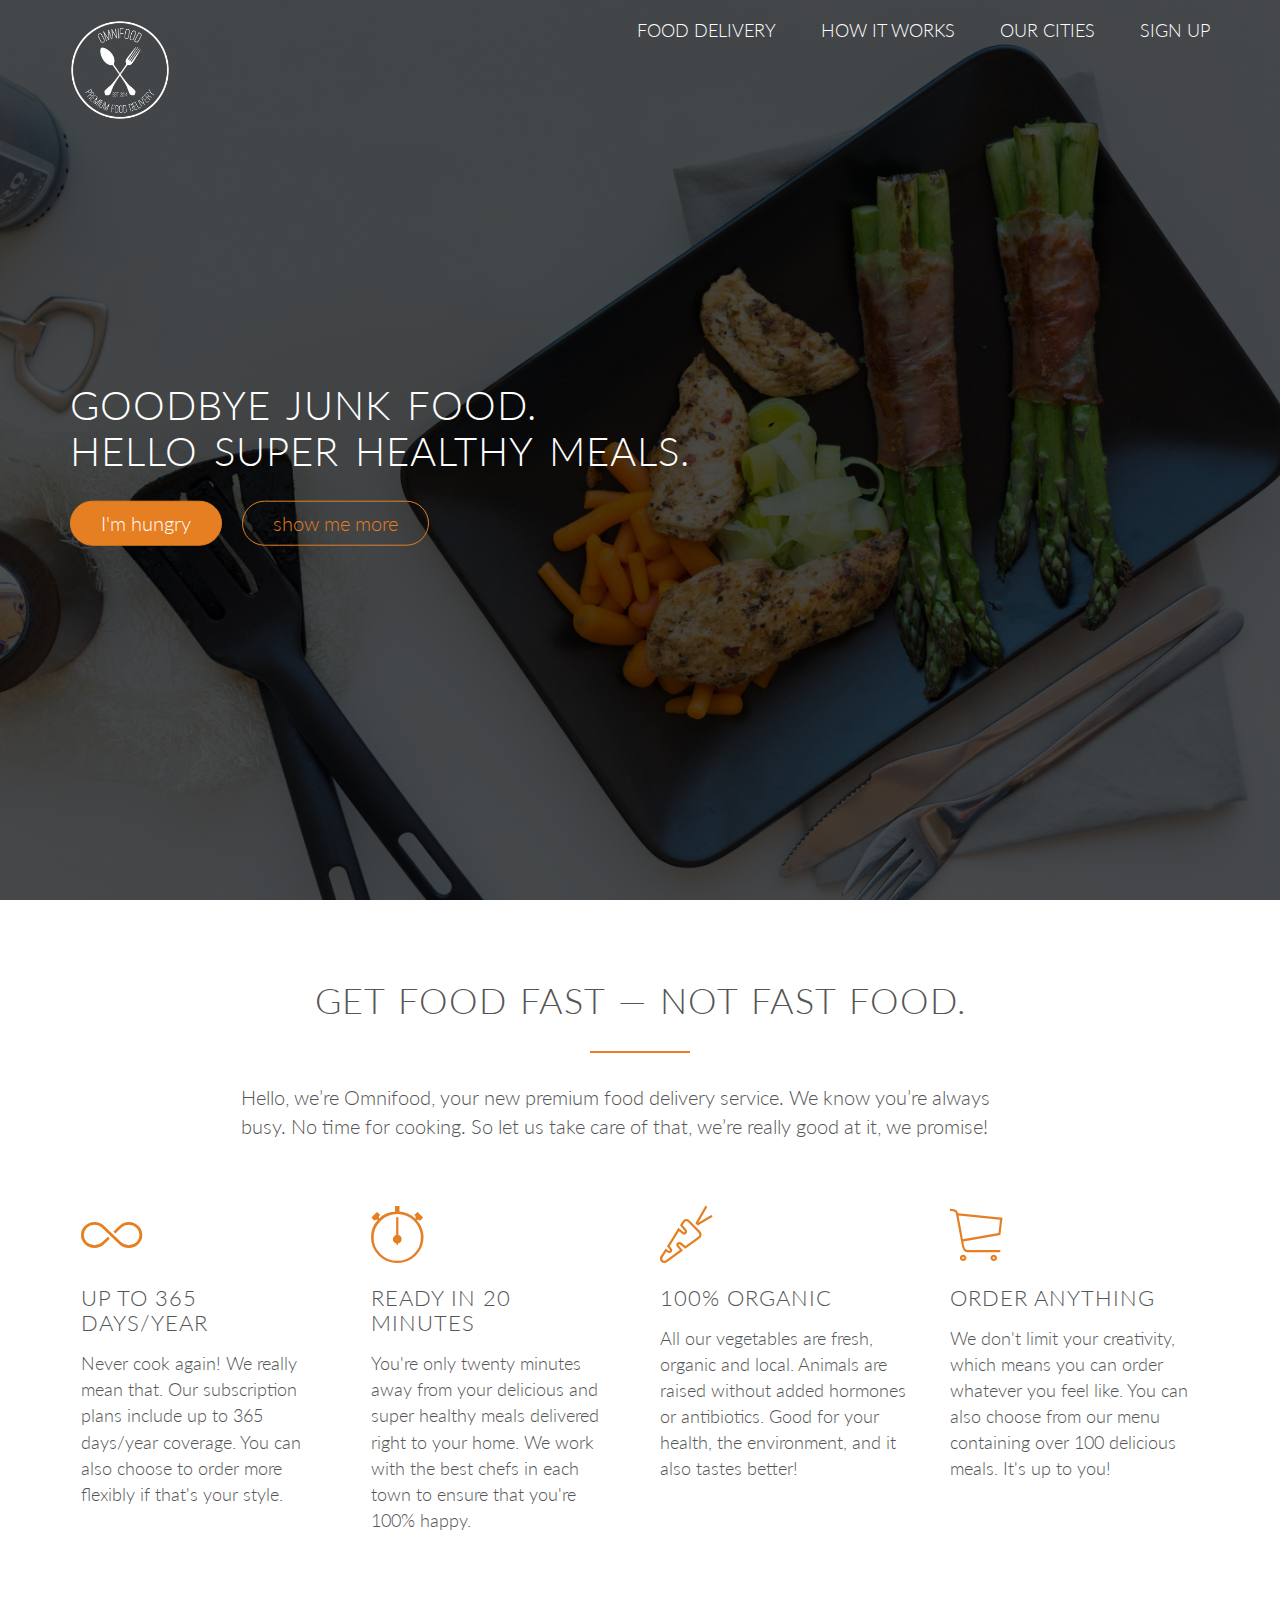
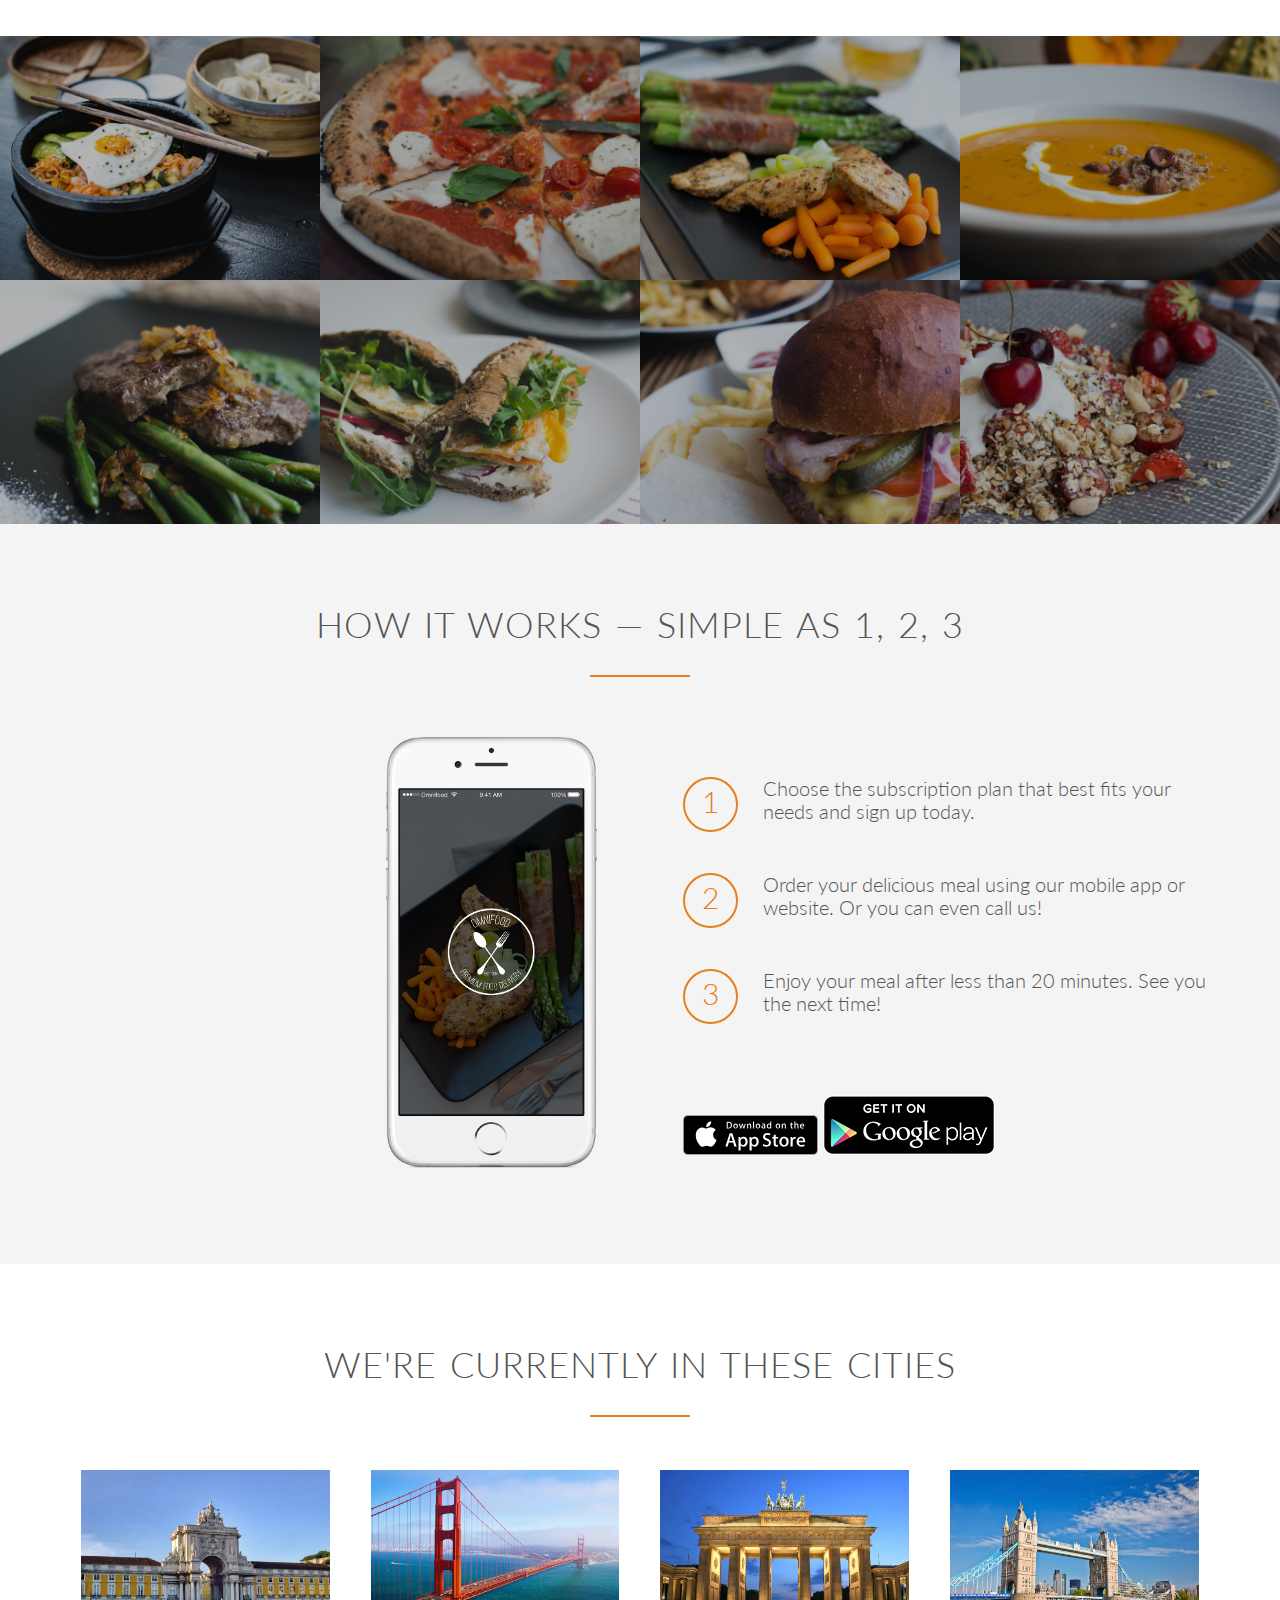
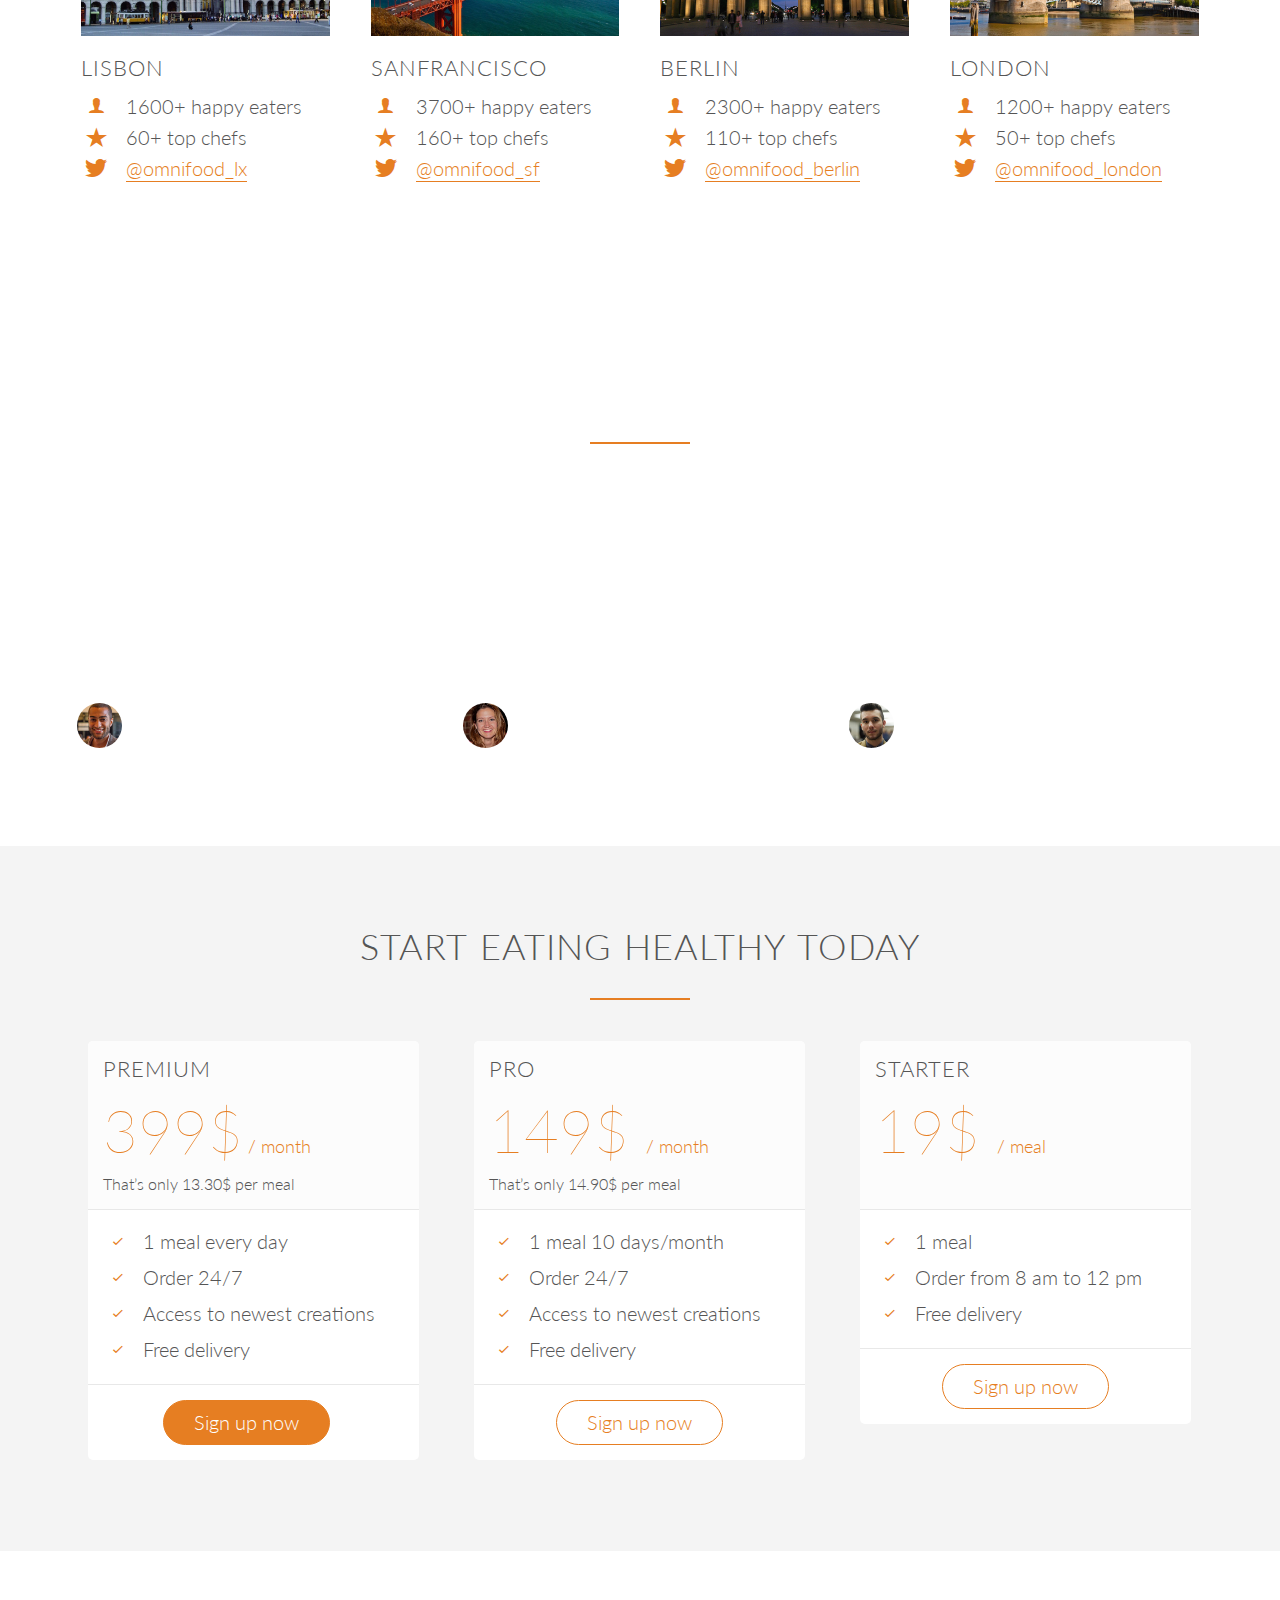
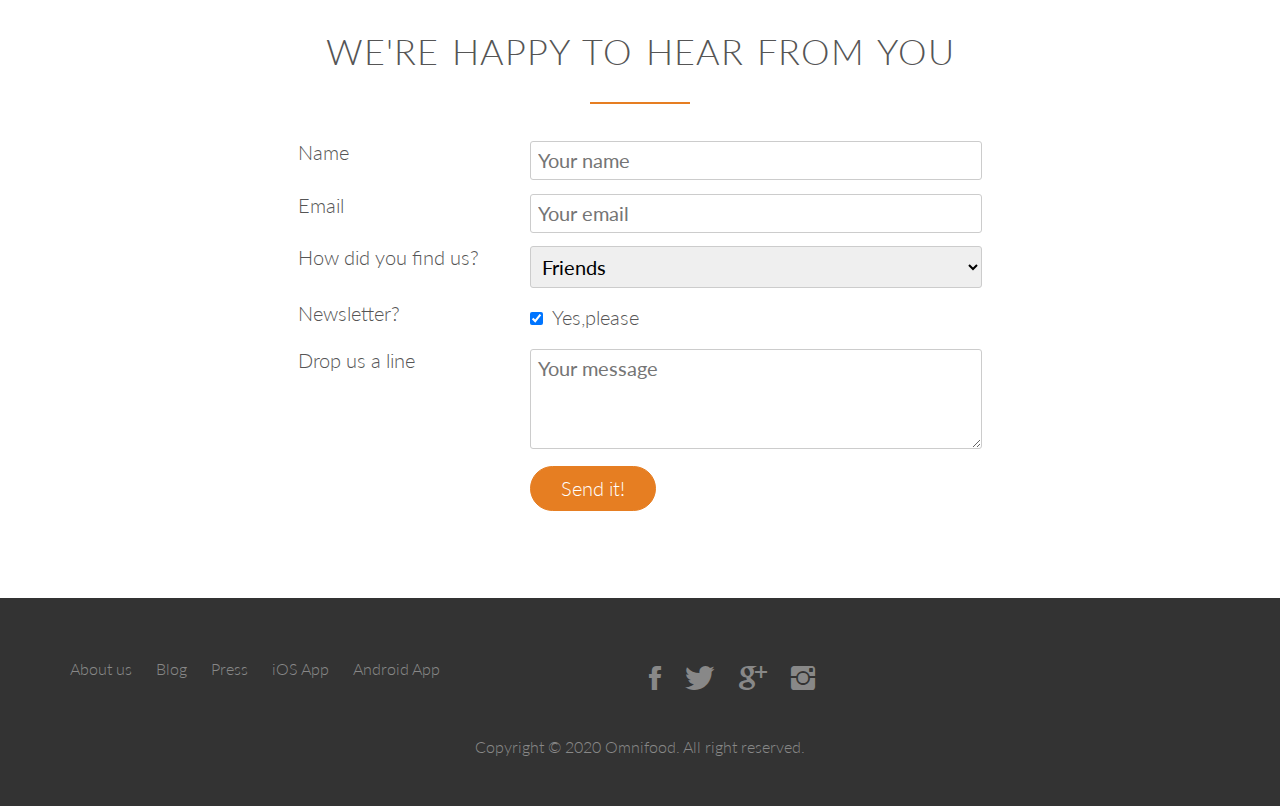
<file: omnifood/index.html>
<!DOCTYPE html>
<html lang="eng">
<head>
     
    
    
    
    <meta name="viewport" content="width=device-width,initial-scale=1.0">
    
  <link rel="stylesheet" type="text/css" href="vendors/css/animate.css">
  <link rel="stylesheet" type="text/css" href="vendors/css/animate.min.css">
 
    
    
    <link rel="stylesheet" type="text/css" href="resurces/css/style.css">
    
       <link rel="stylesheet" type="text/css" href="resurces/css/queries.css">
   
    
    <link rel="stylesheet" type ="text/css" href="vendors/css/normalize.css">
    
    <link rel="stylesheet" type ="text/css" href="vendors/css/ionicons.min.css">
    
    <link rel="stylesheet" type ="text/css" href="vendors/css/grid.css">
    
    <link href="https://fonts.googleapis.com/css2?family=Lato:ital,wght@0,100;0,300;0,400;1,300&display=swap" rel="stylesheet" type="text/css"> 
    
    <title>Omnifood</title>
    
    </head>
<body>
   <header>
       <nav >
       <div class="row">
           
           <img src="resurces/img/logo-white.png" alt="logo" class="logo">
           <img src="resurces/img/logo.png" alt="logo" class="logo-black">
           <ul class="main-nav">
           <li> <a href="#features">Food delivery </a> </li>
           <li> <a href="#works">How it works</a> </li>
           <li> <a href="#cities">Our cities</a> </li>
           <li> <a href="#form">Sign up</a>  </li>
           </ul>
           
           </div>
       </nav>
       
    <div class="hero-text-box">
       <h1>Goodbye junk food.<br> Hello super healthy meals.</h1>
        
        <a class="btn btn-full js--scroll-to-plans" href="#">I'm hungry</a>
        
        <a class="btn btn-ghost js--scroll-to-start" href="#">show me more</a>
    
       </div>
       
    </header>
   
    <section class="section-features js--section-features" id="features">
    <div class="row">
       
        <h2>Get food fast &mdash; not fast food.</h2>
        <p class="long-copy"> Hello, we’re Omnifood, your new premium food delivery service. We know you’re always busy. No time for cooking. So let us take care of that, we’re really good at it, we promise!</p>
        </div>
        
        
        <div class="row js--wp-1">
        <div class="col span-1-of-4 box">
            <i class="ion-ios-infinite-outline icon-big"></i>
            <h3>Up to 365 days/year</h3>
            <p>Never cook again! We really mean that. Our subscription plans include up to 365 days/year coverage. You can also choose to order more flexibly if that's your style. </p>
            </div>
            
            <div class="col span-1-of-4 box">
                  <i class="ion-ios-stopwatch-outline icon-big"></i>
            <h3>Ready in 20 minutes</h3>
            <p>You're only twenty minutes away from your delicious and super healthy meals delivered right to your home. We work with the best chefs in each town to ensure that you're 100% happy. </p>
            </div>
            
            <div class="col span-1-of-4 box">
                  <i class="ion-ios-nutrition-outline icon-big"></i>
            <h3>100% organic</h3>
            <p>All our vegetables are fresh, organic and local. Animals are raised without added hormones or antibiotics. Good for your health, the environment, and it also tastes better!</p>
            </div>
            
            <div class="col span-1-of-4 box">
                  <i class="ion-ios-cart-outline icon-big"></i>
            <h3>Order anything</h3>
            <p>We don't limit your creativity, which means you can order whatever you feel like. You can also choose from our menu containing over 100 delicious meals. It's up to you! </p>
            </div>
            
        </div>
     <!--    prima riga della lista   ---------------       -->
    </section>
    <section class="section-meals clearfix">
    <ul class="meals-showcase">
        <li>
        
            <figure class="meal-photo">
            <img src="resurces/img/1.jpg" alt="Korean bibimbap with egg and vegetables">
                
            
        </figure>
        
        </li>
         <li>
        
            <figure class="meal-photo">
            <img src="resurces/img/2.jpg" alt="Simple italian pizza with cherry tomatoes">
                
            
        </figure>
        
        </li>
         <li>
        
            <figure class="meal-photo">
            <img src="resurces/img/3.jpg" alt="Chicken breast steak with vegetables ">
                
            
        </figure>
        
        </li>
         <li>
        
            <figure class="meal-photo">
            <img src="resurces/img/4.jpg" alt="Autumn pumpkin soup">
                
            
        </figure>
        </li>
    </ul>
        
         <!--    seconda riga della lista   ---------       -->
          <ul class="meals-showcase clearfix">
        <li>
        
            <figure class="meal-photo">
            <img src="resurces/img/5.jpg" alt="Paleo beef steak with vegetables">
                
            
        </figure>
        
        </li>
         <li>
        
            <figure class="meal-photo">
            <img src="resurces/img/6.jpg" alt="Healthy baguette with egg and vegetables">
                
            
        </figure>
        
        </li>
         <li>
        
            <figure class="meal-photo">
            <img src="resurces/img/7.jpg" alt="Burger with cheddar and bacon">
                
            
        </figure>
        
        </li>
         <li>
        
            <figure class="meal-photo">
            <img src="resurces/img/8.jpg" alt="8. Granola with cherries and strawberries">
                
            
        </figure>
        
        </li>
        
        
        </ul>
        
        
        
    </section>
    
        <!--How it works -->
    
    <section class="section-steps" id="works">
    
        
        <div class="row">
        <h2> How it works &mdash; Simple as 1, 2, 3</h2>
        </div>
        <div class="row">
        
            
            <div class="col span-1-of-2 steps-box">
            <img src="resurces/img/app-iPhone.png" alt="Omnifood app on Iphone" class="app-screen">
            </div>
            
            
            <div class="col span-1-of-2 steps-box">
            
              <div class="works-step">
                <div>1</div>
                  <p>Choose the subscription plan that best fits your needs and sign up today.</p>
                </div>
                
                  <div class="works-step">
                <div>2</div>
                  <p>Order your delicious meal using our mobile app or website. Or you can even call us!</p>
                </div>
                
                  <div class="works-step">
                <div>3</div>
                  <p> Enjoy your meal after less than 20 minutes. See you the next time!</p>
                </div>
                
                <a href="#" class="btn-app"><img src="resurces/img/download-app.svg" alt="App Store Button"></a>
                
                  <a href="#" class="btn-app"><img src="resurces/img/download-app-android.png" alt="play Store Button"></a>
            </div>
        </div>
        
    </section>
    <section class="section-cities" id="cities">
    <div class="row">
<h2> We're currently in these cities</h2>
</div>

<div class="row">
        

        
        
        <!--LISBONA -->
        <div class="col span-1-of-4 box">
        <img src="resurces/img/lisbon-3.jpg" alt="Lisbon">
        <h3>Lisbon</h3>
        
        <div class="city-feature">
            <i class="ion-ios-person icon-small"></i>
      1600+ happy eaters
        
        </div>
   <div class="city-feature">
            <i class="ion-ios-star icon-small"></i>
      60+ top chefs
        
        </div>
   <div class="city-feature">
            <i class="ion-social-twitter icon-small"></i>
      <a href="#">@omnifood_lx</a>
        
        </div>
  </div>
    
    
        <!--San Francisco -->
         <div class="col span-1-of-4 box">
        <img src="resurces/img/san-francisco.jpg" alt="SanFrancisco">
        <h3>SanFrancisco</h3>
        
        <div class="city-feature">
            <i class="ion-ios-person icon-small"></i>
      3700+ happy eaters
        
        </div>
   <div class="city-feature">
            <i class="ion-ios-star icon-small"></i>
      160+ top chefs
        
        </div>
   <div class="city-feature">
            <i class="ion-social-twitter icon-small"></i>
       <a href="#"> @omnifood_sf </a>
        
        </div>
  </div>
        
        
        
        
        <!--Berlino -->
         <div class="col span-1-of-4 box">
        <img src="resurces/img/berlin.jpg" alt="Berlin">
        <h3>Berlin</h3>
        
        <div class="city-feature">
            <i class="ion-ios-person icon-small"></i>
      2300+ happy eaters
        
        </div>
   <div class="city-feature">
            <i class="ion-ios-star icon-small"></i>
     110+ top chefs
        
        </div>
   <div class="city-feature">
            <i class="ion-social-twitter icon-small"></i>
       <a href="#"> @omnifood_berlin</a>
        
        </div>
  </div>
        
        
    
    
    
        <!--Londra -->
         <div class="col span-1-of-4 box">
        <img src="resurces/img/london.jpg" alt="London">
        <h3>London</h3>
        
        <div class="city-feature">
            <i class="ion-ios-person icon-small"></i>
     1200+ happy eaters
        </div>
   <div class="city-feature">
            <i class="ion-ios-star icon-small"></i>
  50+ top chefs
        
        </div>
   <div class="city-feature">
            <i class="ion-social-twitter icon-small"></i>
       <a href="#"> @omnifood_london</a>
        
        </div>
  </div>
   
            </div>
    </section>
            
    
    
 <!--Fine Sezione-->
    <!-- 5 Customer testimonials -->    
    <section class="section-testimonials">
        <div class="row">
        <h2>Our customers can't live without us</h2>
        </div>
        
        <div class="row">
            <div class="col span-1-of-3">
                <blockquote>
                Omnifood is just awesome! I just launched a startup which leaves me with no time for cooking, so Omnifood is a life-saver. Now that I got used to it, I couldn't live without my daily meals!
                   <cite><img src="resurces/img/customer-1.jpg">Alberto Duncan</cite> 
                </blockquote>
            </div>
            
              <div class="col span-1-of-3">
                <blockquote>
               Inexpensive, healthy and great-tasting meals, delivered right to my home. We have lots of food delivery here in Lisbon, but no one comes even close to Omifood. Me and my family are so in love!
                   <cite><img src="resurces/img/customer-2.jpg">Joana Silva</cite> 
                </blockquote>
            </div>
            
              <div class="col span-1-of-3">
                <blockquote>
              I was looking for a quick and easy food delivery service in San Franciso. I tried a lot of them and ended up with Omnifood. Best food delivery service in the Bay Area. Keep up the great work!
                   <cite><img src="resurces/img/customer-3.jpg">Milton Chapman</cite> 
                </blockquote>
            </div>
            
            
        </div>
    
    </section>
     <!--Fine Sezione-->
     <!--6. SECTION PLANS-->
    
    <section class="section-plans js--section-plans">
    <div class="row">
        <h2>Start eating healthy today</h2>
        </div>
    <div class="row">
        
         <!--   Premium        -->
        <div class="col span-1-of-3">
        <div class="plan-box">
            <div>
            <h3>Premium</h3>
                <p class="plan-price">399$<span> / month</span></p>
                <p class="plan-price-meal">That’s only 13.30$ per meal</p>
            </div>
            <div>
            <ul>
                <!--   ----------------         -->
                <li><i class="ion-ios-checkmark-empty icon-small"></i>1 meal every day </li>
                <li><i class="ion-ios-checkmark-empty icon-small"></i>Order 24/7</li>
                <li><i class="ion-ios-checkmark-empty icon-small"></i>Access to newest creations</li>
                <li><i class="ion-ios-checkmark-empty icon-small"></i>Free delivery</li>
                   <!--   ----------------         -->
                </ul>
            </div>
            <div>
            <a href="#" class="btn btn-full">Sign up now</a>
            </div>
            </div>
        </div>
        
        
         <!--   Pro        -->
        
 
        
        
              <div class="col span-1-of-3">
        <div class="plan-box">
            <div>
            <h3>Pro</h3>
                <p class="plan-price">149$ <span>/ month</span></p>
                <p class="plan-price-meal">That’s only 14.90$ per meal</p>
            </div>
            <div>
            <ul>
                <!--   ----------------         -->
                <li><i class="ion-ios-checkmark-empty icon-small"></i>1 meal 10 days/month </li>
                <li><i class="ion-ios-checkmark-empty icon-small"></i>Order 24/7</li>
                <li><i class="ion-ios-checkmark-empty icon-small"></i>Access to newest creations</li>
                <li><i class="ion-ios-checkmark-empty icon-small"></i>Free delivery</li>
                   <!--   ----------------         -->
                </ul>
            </div>
            <div>
            <a href="#" class="btn btn-ghost">Sign up now</a>
            </div>
            </div>
        </div>
        
               <!--   Starter        -->
        
        
 
        
              <div class="col span-1-of-3">
        <div class="plan-box">
            <div>
            <h3>Starter</h3>
                <p class="plan-price">19$ <span> / meal</span></p>
              
                <p class="plan-price-meal">&nbsp;</p>
            </div>
            <div>
            <ul>
                <!--   ----------------         -->
                <li><i class="ion-ios-checkmark-empty icon-small"></i>1 meal  </li>
                <li><i class="ion-ios-checkmark-empty icon-small"></i>Order from 8 am to 12 pm</li>
                
                <li><i class="ion-ios-checkmark-empty icon-small"></i>Free delivery</li>
                   <!--   ----------------         -->
                </ul>
            </div>
            <div>
            <a href="#" class="btn btn-ghost">Sign up now</a>
            </div>
            </div>
        </div>
        
        
        
         <!--   Fine       -->
        
        
        
        </div>
    </section>
     <!--Fine Sezione-->
    
     <!--  7 Sezione Form        -->
    <section class="section-form" id="form">
    <div class="row">
        <h2> We're happy to hear from you</h2>
        </div>
        
         <!--Nome -->
        <div class="row">
        <form method="post" action="#" class="contact-form">
            <div class="row">
            
                <div class="col span-1-of-3">
                <label for="name">Name</label>
                </div>
                
                <div class="col span-2-of-3">
                <input type="text" name="name" id="name" placeholder="Your name" required>
                </div>
            
            </div>
            
               <!--Mail -->
            
              <div class="row">
            
                <div class="col span-1-of-3">
                <label for="email">Email</label>
                </div>
                
                <div class="col span-2-of-3">
                <input type="email" name="email" id="email" placeholder="Your email" required>
                </div>
            
            </div>
               <!--how did you find us -->
             <div class="row">
            
                <div class="col span-1-of-3">
                <label for="find-us">How did you find us?</label>
                </div>
                
                <div class="col span-2-of-3">
                <select name="find-us" id="find-us">
                    <option value="Friends" selected>Friends</option>
                    
                     <option value="Search">Search engine</option>
                    
                     <option value="ad">Advertisement</option>
                     
                    
                    <option value="other">Other</option>
                    
                    
                    
                    </select>
                </div>
            
            </div>
             <!--Newsletter -->
               <div class="row">
            
                <div class="col span-1-of-3">
                <label for="News">Newsletter?</label>
                </div>
                   <div class="col span-2-of-3">
                   <input type="checkbox" name="News" id="news" checked> Yes,please
                   
                   </div>
            </div>
             <!-- Drop us a line -->
            <div class="row">
            
                <div class="col span-1-of-3">
                <label for="message">Drop us  a line</label>
                </div>
                <div class="col span-2-of-3">
                <textarea name="message" placeholder="Your message"></textarea>
                
                </div>
            </div>
            <!-- Send button -->
             <div class="row">
            <div class="col span-1-of-3">
        <label>&nbsp;</label>
                 
                 </div>
            <div class="col span-2-of-3">
                 <input type="submit" value="Send it!">
                 </div>    
                 
                 
                 
                 
            </div>
            
            
            
            </form>
        
        </div>
    
    
    </section>
    
       <!--Fine Sezione-->
    
    <!-- 7.Footer -->
    <footer>
    <div class="row">
        <div class="col span-1-of-2">
        <ul class="footer-nav">
            <li><a href="#">About us</a> </li>
            <li><a href="#">Blog</a> </li>
            <li><a href="#">Press </a></li>
            <li><a href="#">iOS App</a> </li>
            <li><a href="#">Android App</a> </li>
            
            </ul>
            
            
        </div>
        
        
        <div class="col span-1-of-2">
        <ul class="social-links">
            <li><a href="#"><i class="ion-social-facebook"></i></a></li>
            <li><a href="#"><i class="ion-social-twitter"></i></a></li>
            <li><a href="#"><i class="ion-social-googleplus"></i></a></li>
            <li><a href="#"><i class="ion-social-instagram"></i></a></li>
            
            </ul>
        </div>
        
        
        
        </div>
        <div class="row">
        <p>
            Copyright &copy; 2020 Omnifood. All right reserved.
            
            </p>
        </div>
        
    </footer>
    
    
    
    
    <script src="https://ajax.googleapis.com/ajax/libs/jquery/1.12.4/jquery.min.js"></script>
    <script src="vendors/js/jquery.waypoints.min.js"></script>
   <script src="resurces/js/script.js"></script> 
    
    </body>
 
</html>
<!--

Navigation:
1. About us
2. Blog
3. Press
4. iOS App
5. Android App

Also include links to facebook, twitter, google+ and Instagram accounts.



 #e67e22

-->
</file>
<file: omnifood/resurces/css/style.css>
/* #e67e22 */
/*-------------------------------------------------*/
/* Basic Setup */

/*-------------------------------------------------*/



*{
    margin: 0;
    padding: 0;
    box-sizing: border-box;
}

html{scroll-behavior: smooth;}
html,
body{
    
    background-color: #fff;
    color:#555;
    font-family: "Lato","Arial",sans-serif;
    font-size: 20px;
    font-weight: 300;
    text-rendering: optimizeLegibility;
    /*per non fare uscire il testo dai bordi*/
    overflow-x: hidden;
}
/*pulisce i float dopo un elemento per evitare la sovrapposizione di elementi*/
.clearfix{zoom:1}
.clearfix:after{
    content:'.';
    clear:both;
    display:block;
    height: 0;
    visibility: hidden;
}

/*-------------------------------------------------*/
/* Reusable Content */
/*-------------------------------------------------*/
.row{
    max-width: 1140px;
  /* è lo stesso di mettere margin 0 auto 0 auto */
    margin:0 auto;
}

section{
    padding: 80px 0;
}

.box{
    padding: 1%;
}
/*-------------------------------------------------*/
/* Headings */
/*-------------------------------------------------*/
h1,
h2,
h3{
    
   
    font-weight: 300;
    text-transform: uppercase;
    letter-spacing:1px;
    
    
}

h1{
    margin-top: 0;
    margin-bottom: 20px;
     color:#fff;
    font-size: 240%;
    word-spacing: 4px;
}

h2{
    font-size: 180%;
    word-spacing: 2px;
    text-align: center;
    margin-bottom: 30px;
}

h3{
    font-size: 110%;
    margin-bottom:15px;
}

h2:after{
    display: block;
    height:2px;
    background-color: #e67e22;
    /*da specificare sempre il content*/
    content: " ";
    width: 100px;
    margin: 0 auto;
    margin-top: 30px;
}
/*-------------------------------------------------*/
/* Paragraphs */
/*-------------------------------------------------*/
.long-copy{
    line-height: 145%;
    width: 70%;
    margin-left: 15%;
    margin-right: 15%;
    
}

.box p{
    font-size: 90%;
    line-height: 145%;
}
/*-------------------------------------------------*/
/* Icons */
/*-------------------------------------------------*/
.icon-big{
    font-size: 350%;
    display: block;
    color:#e67e22;
    margin-bottom: 10px;
}

.icon-small{
    display: inline-block;
    width: 30px;
    text-align: center;
    color:  #e67e22;
    font-size: 120%;
      /*segreti per allineare testo e icone,il margine negativo porta le icone in alto*/
    line-height: 120%;
    vertical-align:middle;
    margin-top: -5px;
    margin-right: 10px;
}
/*-------------------------------------------------*/
/* Header */
/*-------------------------------------------------*/

header{

    background-image: linear-gradient(rgba(0, 0, 0, 0.7),rgba(0, 0, 0, 0.7)),url(img/hero.jpg);
    height: 100vh;
    background-size: cover;
    background-position: center;
    background-attachment: fixed;
    
}/*vh sta per viewport*/

.logo{
    height: 100px;
    width: auto;
    float:left;
    margin-top:20px; 
}


.logo-black{
    display: none;
    height: 50px;
    width: auto;
    float:left;
    margin:5px 0; 
}
/*Main Navy*/
.main-nav{
    float: right;
    list-style: none;
    margin-top: 55px;
    
}

.main-nav li{
    display: inline-block;
    margin-left: 40px;
    
}

.main-nav li a:link,
.main-nav li a:visited{
    padding: 8px 0;
    color:#fff;
    text-decoration: none;
    text-transform: uppercase;
    font-size: 90%;
    border-bottom: 2px solid transparent;
    transition: border-bottom 0.2s;
}


.main-nav li a:hover,
.main-nav li a:active{
    border-bottom: 2px solid #e67e22;
   
}

/*sticky  Navy*/
.sticky{
    /* per fare restare la navbar sempre nella stessa posizione*/
    position: fixed;
    top:0;
    left:0;
    width: 100%;
    background-color: rgba(255, 255, 255, 0.9);
    box-shadow: 0 2px 2px #dbd3d3;
    /*mettere la navbar davanti ad ogni elemento*/
    z-index: 9999;
}

.main-nav{margin-top: 18px;}
.sticky .main-nav li a:link,
.sticky .main-nav li a:visited{
    padding: 16px 0;
    color:#555;
  
}
.sticky .logo{display: none;}
.sticky .logo-black{display: block;}




/*Hero-text-box*/


.hero-text-box{
position: absolute;
width: 1140px;
top:50%;
left: 50%;
/*traslare il blocco come trucco per la visualizzazione*/
transform:translate(-50%,-50%);
/*scurire l'immagine per scriverci sopra*/

}


/*-------------------------------------------------*/
/* generic Links*/
/*-------------------------------------------------*/
a:link,
a:active{
    color:#e67e22;
    text-decoration:none; 
    padding-bottom: 1px;
    border-bottom: 1px solid #e67e22; 
    transition:border-bottom 0.2s,color 0.2s;
}

a:hover,
a:active{
    color:#555;
    border-bottom: 1px solid transparent;
}

/*-------------------------------------------------*/
/* Buttons*/
/*-------------------------------------------------*/

/*pseudoclasse per specificare lo stato iniziale,in questo caso si intende che il bottone non cambia apparenza*/
.btn:link,
.btn:visited,
input[type=submit]{
    display: inline-block;
    padding: 10px 30px ;
    /*10 per top e bottom 30 per left e right*/
    font-weight: 300;
    /*togliere la linea del link*/
    text-decoration: none;
    border-radius: 200px;
    transition:background-color 0.2s,border 0.2s,color 0.2s;
        /*per fare cambiare il colore al bottone in maniera graduale*/
    
}



/*flatuicolors.com per il colore, per la versione piu scura sono andato su 0 to 255.com*/
.btn-full:link,
.btn-full:visited,
input[type=submit]{
    background-color: #e67e22;
    border:1px solid #e67e22;
    color:#fff;
    margin-right: 15px;
}



.btn-ghost:link,
.btn-ghost:visited{
    border:1px solid #e67e22;
    color:#e67e22;
    
}


/*per il bordo arancione*/



.btn:hover,
.btn:active,
input[type=submit]:hover,
input[type=submit]:active{
    background-color: #cf6d17;
}


.btn-full:hover,
.btn-full:active{
    
    border:1px solid #cf6d17;
    
    
}
.btn-ghost:hover,
.btn-ghost:active{
    border:1px solid #cf6d17;
    color:#fff;
    
}




/*-------------------------------------------------*/
/* Features */
/*-------------------------------------------------*/
.section-features .long-copy{
    margin-bottom: 30px;
}




/*-------------------------------------------------*/
/* Meals */
/*-------------------------------------------------*/
.section-meals{
    padding: 0;
}


.meals-showcase{
    list-style: none;
    width: 100%;
   }


.meals-showcase li{
    display: block;
    float:left;
    width: 25%;
}

.meal-photo{
    width:100%;
    margin: 0;
    overflow: hidden;
    background-color: #000;
}


.meal-photo img{
    opacity: 0.7;
    width:100%;
    height: auto;
    transform: scale(1.15);
    transition: transform 0.5s,opacity 0.5s;
}

.meal-photo img:hover{
    opacity: 1;
    transform: scale(1.03);
    transition
}

/*-------------------------------------------------*/
/* How it works */
/*-------------------------------------------------*/

.section-steps{
    background-color:#f4f4f4;
}
/*selezionare il primo dei box,quello a sinistra*/
.steps-box:first-child{
    text-align: right;
    padding-right: 3%;
    margin-top:30px;
}

.steps-box:last-child{
    padding-left: 3%;
    margin-top:70px;
}

.app-screen{
    width: 40%;
}

.works-step{
    margin-bottom: 50px;
}

.works-step:last-of-type{
    margin-bottom: 80px;
}
/*Numeri colorati e tondi*/
.works-step div{
    color:#e67e22;
    border:2px solid #e67e22;
    display: inline-block;/*assicura che l'elemento sia a fianco del testo*/
    border-radius: 50%;
    height: 55px;
    width: 55px;
    text-align: center;
    padding: 5px;
    float:left;
    font-size: 150%;
    margin-right: 25px;
}

.btn-app:link,
btn-app:visited{
    border:0;
    
}
/*-------------------------------------------------*/
/* Cities */
/*-------------------------------------------------*/
.box img{
    width: 100%;
    height: auto;
    margin-bottom: 15px;
}

.city-feature{
    margin-bottom: 5px;
}

/*-------------------------------------------------*/
/* Testimonials*/
/*-------------------------------------------------*/

.section-testimonials{
    background-image: linear-gradient(rgba(0, 0, 0, 0.80),rgba(0, 0, 0, 0.8)),url(../img/back-customers.jpg);
    background-size: cover;
    color:#fff;
    
    /*per fare stare ferma l'immagine di background */
    background-attachment: fixed;
}

blockquote:before{
    content: "\201C";
    /*per mettere lo special char dei quotation mark*/
    font-size:500%;
    display: block;
    position: absolute;
    top:-5px;
    left: -5px;
}

blockquote{
    margin-top:40px;
    padding: 2%;
    font-style: italic;
    line-height: 145%;
    position:relative;
}

cite{
    font-size: 90%;
    margin-top: 25px;
    /*per farlo stare nel proprio blocco ed allineato con se stesso*/
    display: block;
}



cite img{
    height: 45px;
    border-radius: 50%;
    margin-right: 10px;
    vertical-align: middle;
}



/*-------------------------------------------------*/
/* Sign Up*/
/*-------------------------------------------------*/

.section-plans{
background-color:#f4f4f4 ;    
}

/*la div nella colonna serve per farla bianca come vogliamo e formattare tutto tramite il plan-box*/
.plan-box{
    background-color: #fff;
    width: 90%;
    border-radius: 5px;
    margin-left: 5%;
    box-shadow: 0 2x 2px #efefef;
}

.plan-box div{
    padding: 15px;
    border-bottom:1px solid #e8e8e8; 
}


.plan-box div:first-child{
    background-color: #fcfcfc;
    border-top-left-radius: 5px;
    border-top-right-radius: 5px;
}


.plan-box div:last-child{
    text-align: center;
    border:0;
}

.plan-price{
    font-size: 300%;
    margin-bottom:10px;
    font-weight: 100;
    color:#e67e22;
}

.plan-price span{
    font-size: 30%;
    font-weight: 300;
}



.plan-price-meal{
    font-size: 80%;
}

.plan-box ul{
    list-style: none;
}

.plan-box ul li{
padding: 5px 0;
}


/*-------------------------------------------------*/
/* Form*/
/*-------------------------------------------------*/

.contact-form{
    width: 60%;
    margin:0 auto;
}


input[type=text],
input[type=email],
select,
textarea{
    width: 100%;
    padding: 7px;
    border-radius: 3px;
    border: 1px solid #ccc;
}


textarea{
    height: 100px;
}

input[type=checkbox]{
    margin:10px 5px 10px 0;
    
}

/*togliere il bordo blu dai riquadri di default*/
*:focus{outline: none;}

/*-------------------------------------------------*/
/* Footer*/
/*-------------------------------------------------*/
footer{
   background-color: #333;
   padding: 50px;
    font-size: 80%;
}

.footer-nav{
    list-style: none;
    float:left;
    
}
 
.social-icons{
    list-style: none;
    float:right;
}

.footer-nav li,
.social-links li{
    display: inline-block;
    margin-right: 20px;
}

.footer-nav li:last-child,
.social-links li:last-child{
    margin-right:0;
    
}

.footer-nav li a:link,
.footer-nav li a:visited,
.social-links li a:link,
.social-links li a:visited{
    text-decoration: none;
    border: 0;
    color:#888;
    transition: color 0.2s;
}


.footer-nav li a:hover,
.footer-nav li a:active{
    color:#ddd;
}

.social-links li a:link,
.social-links li a:visited{
    font-size: 200%;
}

.ion-social-facebook,
.ion-social-twitter,
.ion-social-googleplus,
.ion-social-instagram{
    transition: color 0.2s;
}




.ion-social-facebook:hover{
    color:#1877f2;
    
}

.ion-social-twitter:hover{
    color:#1da1f2;
    
}

.ion-social-googleplus:hover{
    color:#db4437;
    
}

.ion-social-instagram:hover{
    color: #c32aa3;
    
}



footer p{
    color: #888;
    text-align: center;
    
    margin-top: 30px;
}

/*ANIMATIONS */
.js--wp-1 {
    opacity: 1;
}

.js--wp-1 .animated{
    opacity: 1;
}
</file>
<file: omnifood/resurces/css/queries.css>
/*Big tablet to 1200px */
@media only screen and (max-width:1200px){
    
.hero-text-box{
width: 100%;
padding: 0 2%;

}

.row{padding:0 2%;}
    
    
}

/*small tablet to big tablet */
@media only screen and (max-width:1023px){
    body{
        font-size:18px;
       
    }
    
    
    section{padding: 60px 0;}
     
    .long-copy{
   
    width: 80%;
    margin-left: 10%;
  
    
}
    .steps-box:last-child{margin-top:10px;}

    .steps-box{margin-top: 10px;}
    .works-steps{margin-bottom: 40px;}
    

.works-step:last-of-type{
    margin-bottom: 60px;
}
    .app-screen{width: 50%}


    .icon-small{
    width:17px;
    margin-right: 10px;
    }
    
    .city-features{font-size: 90%}
    .plan-box{
        width:100%;
        margin-left: 0%;
    }
    .plan-price{font-size:250%; }
    .conctact-form{width: 80%;}
}
/*smaller than the ipad width (small phones to small tablets) */
@media only screen and (max-width:767px){
    body{font-size: 16px;}
    section{padding: 30px 0;}
    .row,
    .hero-text-box{padding: 0 4%;}
    
    .col{
    width: 100%;
    margin: 0 0 4% 0;}
    .main-nav{display: none;}
    h1{font-size: 180%;} 
    h2{font-size: 150%;} 
    
    .long-copy{
   
    width: 100%;
    margin-left: 0%;    
}
   
    .steps-box:first-child{
    text-align: center;
    }

    
    .app-screen{width: 40%}
 .works-step{margin-bottom: 20px;}
    

.works-step:last-of-type{margin-bottom: 20px;}

.works-step div{
 
    height: 40px;
    width: 40px;
    padding: 4px;
    margin-right: 15px;
}

    
}

/*small phones from 0 to 480px */
@media only screen and (max-width:480px){
    section{padding: 25px 0;}
    .contact-form{width:100%;}
    
    
}
</file>
<file: omnifood/vendors/css/grid.css>
/*  SECTIONS  ============================================================================= */

.section {
	clear: both;
	padding: 0px;
	margin: 0px;
}

/*  GROUPING  ============================================================================= */

.row {
    zoom: 1; /* For IE 6/7 (trigger hasLayout) */
}

.row:before,
.row:after {
    content:"";
    display:table;
}
.row:after {
    clear:both;
}

/*  GRID COLUMN SETUP   ==================================================================== */

.col {
	display: block;
	float:left;
	margin: 1% 0 1% 1.6%;
}

.col:first-child { margin-left: 0; } /* all browsers except IE6 and lower */


/*  REMOVE MARGINS AS ALL GO FULL WIDTH AT 480 PIXELS */

@media only screen and (max-width: 480px) {
	.col { 
		/*margin: 1% 0 1% 0%;*/
        margin: 0;
	}
}


/*  GRID OF TWO   ============================================================================= */


.span-2-of-2 {
	width: 100%;
}

.span-1-of-2 {
	width: 49.2%;
}

/*  GO FULL WIDTH AT LESS THAN 480 PIXELS */

@media only screen and (max-width: 480px) {
	.span-2-of-2 {
		width: 100%; 
	}
	.span-1-of-2 {
		width: 100%; 
	}
}


/*  GRID OF THREE   ============================================================================= */

	
.span-3-of-3 {
	width: 100%; 
}

.span-2-of-3 {
	width: 66.13%; 
}

.span-1-of-3 {
	width: 32.26%; 
}


/*  GO FULL WIDTH AT LESS THAN 480 PIXELS */

@media only screen and (max-width: 480px) {
	.span-3-of-3 {
		width: 100%; 
	}
	.span-2-of-3 {
		width: 100%; 
	}
	.span-1-of-3 {
		width: 100%;
	}
}

/*  GRID OF FOUR   ============================================================================= */

	
.span-4-of-4 {
	width: 100%; 
}

.span-3-of-4 {
	width: 74.6%; 
}

.span-2-of-4 {
	width: 49.2%; 
}

.span-1-of-4 {
	width: 23.8%; 
}


/*  GO FULL WIDTH AT LESS THAN 480 PIXELS */

@media only screen and (max-width: 480px) {
	.span-4-of-4 {
		width: 100%; 
	}
	.span-3-of-4 {
		width: 100%; 
	}
	.span-2-of-4 {
		width: 100%; 
	}
	.span-1-of-4 {
		width: 100%; 
	}
}


/*  GRID OF FIVE   ============================================================================= */

	
.span-5-of-5 {
	width: 100%;
}

.span-4-of-5 {
  	width: 79.68%; 
}

.span-3-of-5 {
  	width: 59.36%; 
}

.span-2-of-5 {
  	width: 39.04%;
}

.span-1-of-5 {
  	width: 18.72%;
}


/*  GO FULL WIDTH AT LESS THAN 480 PIXELS */

@media only screen and (max-width: 480px) {
	.span-5-of-5 {
		width: 100%; 
	}
	.span-4-of-5 {
		width: 100%; 
	}
	.span-3-of-5 {
		width: 100%; 
	}
	.span-2-of-5 {
		width: 100%; 
	}
	.span-1-of-5 {
		width: 100%; 
	}
}


/*  GRID OF SIX   ============================================================================= */


.span-6-of-6 {
	width: 100%;
}

.span-5-of-6 {
  	width: 83.06%;
}

.span-4-of-6 {
  	width: 66.13%;
}

.span-3-of-6 {
  	width: 49.2%;
}

.span-2-of-6 {
  	width: 32.26%;
}

.span-1-of-6 {
  	width: 15.33%;
}


/*  GO FULL WIDTH AT LESS THAN 480 PIXELS */

@media only screen and (max-width: 480px) {
	.span-6-of-6 {
		width: 100%; 
	}
	.span-5-of-6 {
		width: 100%; 
	}
	.span-4-of-6 {
		width: 100%; 
	}
	.span-3-of-6 {
		width: 100%; 
	}
	.span-2-of-6 {
		width: 100%; 
	}
	.span-1-of-6 {
		width: 100%; 
	}
}



/*  GRID OF SEVEN   ============================================================================= */


.span-7-of-7 {
	width: 100%;
}

.span-6-of-7 {
	width: 85.48%;
}

.span-5-of-7 {
  	width: 70.97%;
}

.span-4-of-7 {
  	width: 56.45%;
}

.span-3-of-7 {
  	width: 41.94%;
}

.span-2-of-7 {
  	width: 27.42%;
}

.span-1-of-7 {
  	width: 12.91%;
}


/*  GO FULL WIDTH AT LESS THAN 480 PIXELS */

@media only screen and (max-width: 480px) {
	.span-7-of-7 {
		width: 100%; 
	}
	.span-6-of-7 {
		width: 100%; 
	}
	.span-5-of-7 {
		width: 100%; 
	}
	.span-4-of-7 {
		width: 100%; 
	}
	.span-3-of-7 {
		width: 100%; 
	}
	.span-2-of-7 {
		width: 100%; 
	}
	.span-1-of-7 {
		width: 100%; 
	}
}


/*  GRID OF EIGHT   ============================================================================= */

	
.span-8-of-8 {
	width: 100%;
}

.span-7-of-8 {
	width: 87.3%; 
}

.span-6-of-8 {
	width: 74.6%; 
}

.span-5-of-8 {
	width: 61.9%; 
}

.span-4-of-8 {
	width: 49.2%; 
}

.span-3-of-8 {
	width: 36.5%;
}

.span-2-of-8 {
	width: 23.8%; 
}

.span-1-of-8 {
	width: 11.1%; 
}


/*  GO FULL WIDTH AT LESS THAN 480 PIXELS */

@media only screen and (max-width: 480px) {
	.span-8-of-8 {
		width: 100%; 
	}
	.span-7-of-8 {
		width: 100%; 
	}
	.span-6-of-8 {
		width: 100%; 
	}
	.span-5-of-8 {
		width: 100%; 
	}
	.span-4-of-8 {
		width: 100%; 
	}
	.span-3-of-8 {
		width: 100%; 
	}
	.span-2-of-8 {
		width: 100%; 
	}
	.span-1-of-8 {
		width: 100%; 
	}
}


/*  GRID OF NINE   ============================================================================= */


.span-9-of-9 {
	width: 100%;
}

.span-8-of-9 {
	width: 88.71%;
}

.span-7-of-9 {
	width: 77.42%; 
}

.span-6-of-9 {
	width: 66.13%; 
}

.span-5-of-9 {
	width: 54.84%; 
}

.span-4-of-9 {
	width: 43.55%; 
}

.span-3-of-9 {
	width: 32.26%;
}

.span-2-of-9 {
	width: 20.97%; 
}

.span-1-of-9 {
	width: 9.68%; 
}


/*  GO FULL WIDTH AT LESS THAN 480 PIXELS */

@media only screen and (max-width: 480px) {
	.span-9-of-9 {
		width: 100%; 
	}
	.span-8-of-9 {
		width: 100%; 
	}
	.span-7-of-9 {
		width: 100%; 
	}
	.span-6-of-9 {
		width: 100%; 
	}
	.span-5-of-9 {
		width: 100%; 
	}
	.span-4-of-9 {
		width: 100%; 
	}
	.span-3-of-9 {
		width: 100%; 
	}
	.span-2-of-9 {
		width: 100%; 
	}
	.span-1-of-9 {
		width: 100%; 
	}
}


/*  GRID OF TEN   ============================================================================= */


.span-10-of-10 {
	width: 100%;
}

.span-9-of-10 {
	width: 89.84%;
}

.span-8-of-10 {
	width: 79.68%;
}

.span-7-of-10 {
	width: 69.52%; 
}

.span-6-of-10 {
	width: 59.36%; 
}

.span-5-of-10 {
	width: 49.2%; 
}

.span-4-of-10 {
	width: 39.04%; 
}

.span-3-of-10 {
	width: 28.88%;
}

.span-2-of-10 {
	width: 18.72%; 
}

.span-1-of-10 {
	width: 8.56%; 
}


/*  GO FULL WIDTH AT LESS THAN 480 PIXELS */

@media only screen and (max-width: 480px) {
	.span-10-of-10 {
		width: 100%; 
	}
	.span-9-of-10 {
		width: 100%; 
	}
	.span-8-of-10 {
		width: 100%; 
	}
	.span-7-of-10 {
		width: 100%; 
	}
	.span-6-of-10 {
		width: 100%; 
	}
	.span-5-of-10 {
		width: 100%; 
	}
	.span-4-of-10 {
		width: 100%; 
	}
	.span-3-of-10 {
		width: 100%; 
	}
	.span-2-of-10 {
		width: 100%; 
	}
	.span-1-of-10 {
		width: 100%; 
	}
}


/*  GRID OF ELEVEN   ============================================================================= */

.span-11-of-11 {
	width: 100%;
}

.span-10-of-11 {
	width: 90.76%;
}

.span-9-of-11 {
	width: 81.52%;
}

.span-8-of-11 {
	width: 72.29%;
}

.span-7-of-11 {
	width: 63.05%; 
}

.span-6-of-11 {
	width: 53.81%; 
}

.span-5-of-11 {
	width: 44.58%; 
}

.span-4-of-11 {
	width: 35.34%; 
}

.span-3-of-11 {
	width: 26.1%;
}

.span-2-of-11 {
	width: 16.87%; 
}

.span-1-of-11 {
	width: 7.63%; 
}


/*  GO FULL WIDTH AT LESS THAN 480 PIXELS */

@media only screen and (max-width: 480px) {
	.span-11-of-11 {
		width: 100%; 
	}
	.span-10-of-11 {
		width: 100%; 
	}
	.span-9-of-11 {
		width: 100%; 
	}
	.span-8-of-11 {
		width: 100%; 
	}
	.span-7-of-11 {
		width: 100%; 
	}
	.span-6-of-11 {
		width: 100%; 
	}
	.span-5-of-11 {
		width: 100%; 
	}
	.span-4-of-11 {
		width: 100%; 
	}
	.span-3-of-11 {
		width: 100%; 
	}
	.span-2-of-11 {
		width: 100%; 
	}
	.span-1-of-11 {
		width: 100%; 
	}
}


/*  GRID OF TWELVE   ============================================================================= */

.span-12-of-12 {
	width: 100%;
}

.span-11-of-12 {
	width: 91.53%;
}

.span-10-of-12 {
	width: 83.06%;
}

.span-9-of-12 {
	width: 74.6%;
}

.span-8-of-12 {
	width: 66.13%;
}

.span-7-of-12 {
	width: 57.66%; 
}

.span-6-of-12 {
	width: 49.2%; 
}

.span-5-of-12 {
	width: 40.73%; 
}

.span-4-of-12 {
	width: 32.26%; 
}

.span-3-of-12 {
	width: 23.8%;
}

.span-2-of-12 {
	width: 15.33%; 
}

.span-1-of-12 {
	width: 6.86%; 
}


/*  GO FULL WIDTH AT LESS THAN 480 PIXELS */

@media only screen and (max-width: 480px) {
	.span-12-of-12 {
		width: 100%; 
	}
	.span-11-of-12 {
		width: 100%; 
	}
	.span-10-of-12 {
		width: 100%; 
	}
	.span-9-of-12 {
		width: 100%; 
	}
	.span-8-of-12 {
		width: 100%; 
	}
	.span-7-of-12 {
		width: 100%; 
	}
	.span-6-of-12 {
		width: 100%; 
	}
	.span-5-of-12 {
		width: 100%; 
	}
	.span-4-of-12 {
		width: 100%; 
	}
	.span-3-of-12 {
		width: 100%; 
	}
	.span-2-of-12 {
		width: 100%; 
	}
	.span-1-of-12 {
		width: 100%; 
	}
}
</file>
